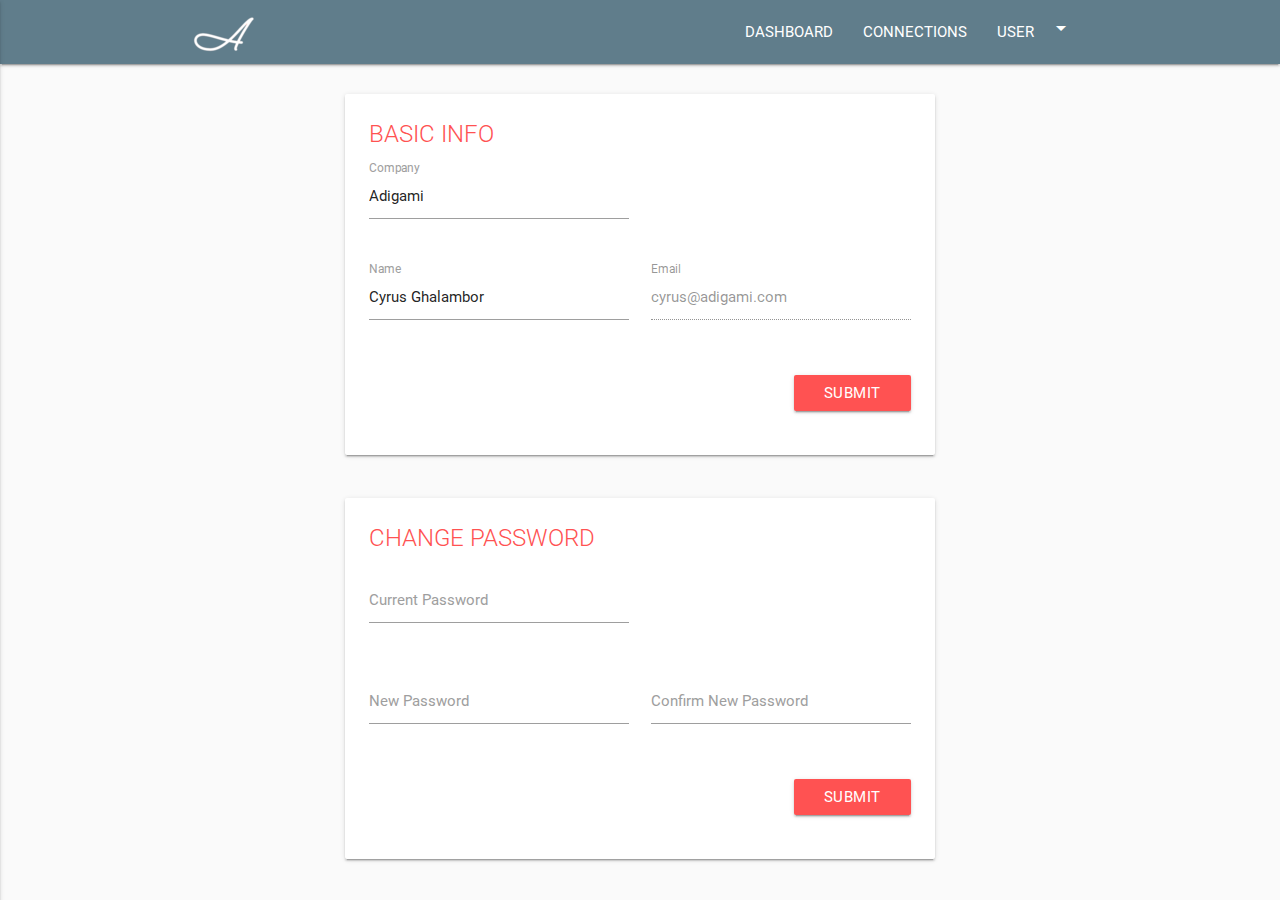
<file: Views/Pages/setting.html>
<!DOCTYPE html>
  <html>
    <head>
      <title>Adigami</title>
      <!-- Compiled and minified CSS -->
      <link rel="stylesheet" href="../../css/materialize.min.css">
      <link rel="stylesheet" href="../../css/init.css">
      <!-- Compiled and minified JavaScript -->
      <script src="../../js/materialize.min.js"></script>
      <!-- Import icons-->
      <link href="https://fonts.googleapis.com/icon?family=Material+Icons" rel="stylesheet">     
    </head>
    
    <body class="grey lighten-5">
      <!--navbar dropdown-->
      <ul id="navbar-dropdown" class="dropdown-content">
        <li class="active"><a href="#!">Settings</a></li>
        <li class="divider"></li>
        <li><a href="login.html">Logout</a></li>
      </ul>
      <!--side-nav dropdown-->
      <ul id="side-nav-dropdown" class="dropdown-content">
        <li class="active"><a href="#!">Settings</a></li>
        <li class="divider"></li>
        <li><a href="login.html">Logout</a></li>
      </ul>
      <!--navbar-->
      <nav class="blue-grey">
        <div class="class navwrapper container">
          <img src="../../img/adigami-icon.ico">
          <a href="#" data-activates="mobile-demo" class="button-collapse"><i class="material-icons">menu</i></a>
          <ul id="nav-mobile" class="right hide-on-med-and-down">
            <li><a href="../../Views/Pages/dashboard.html">DASHBOARD</a></li>
            <li><a href="../../Views/Pages/connections.html">CONNECTIONS</a></li>
            <li><a class="dropdown-button" href="#!" data-activates="navbar-dropdown">USER<i class="material-icons right">arrow_drop_down</i></a></li>
          </ul>
          <ul class="side-nav" id="mobile-demo">
            <br>
            <li><a href="../../Views/Pages/dashboard.html">Dashboard</a></li>
            <li><a href="../../Views/Pages/connections.html">Connections</a></li>
            <li><a class="dropdown-button" href="#!" data-activates="side-nav-dropdown">User<i class="material-icons right">arrow_drop_down</i></a></li>
          </ul>
        </div>
      </nav>
         
      <br>
      <div class="container">
        <!--basic info-->
        <div class="row">
          <div class="col s12 m8 offset-m2">
            <div class="card">
              <div class="card-content">
                <span class="card-title red-text text-accent-2">BASIC INFO</span>
                <div class="row">
                  <form class="col s12" action="setting.html">
                    <div class="row">
                      <div class="input-field col s6">
                        <input value="Adigami" id="company" type="text" class="validate">
                        <label for="company">Company</label>
                      </div>
                    </div>
                    <div class="row">
                      <div class="input-field col s6">
                        <input value="Cyrus Ghalambor" id="name" type="text" class="validate">
                        <label for="name">Name</label>
                      </div>
                      <div class="input-field col s6">
                        <input disabled value="cyrus@adigami.com" id= "disabled" type="email" class="validate">
                        <label for="disabled" data-error="wrong" data-success="right">Email</label>
                      </div>
                    </div>
                    <div class="row" style="margin-bottom: 0px">
                      <div class="input-field col s12">                                        
                        <button class="right btn waves-effect waves-light red accent-2" type="submit" name="action">SUBMIT</button>
                      </div>
                    </div>
                  </form>
                </div>
              </div>
            </div>
          </div>
        </div>
        <!--change password-->
        <div class="row">
          <div class="col s12 m8 offset-m2">
            <div class="card white">
              <div class="card-content black-text">
                <span class="card-title red-text text-accent-2">CHANGE PASSWORD</span>
                <form action="setting.html">
                  <div class="row">
                      <div class="input-field col s6">
                        <input id="password" type="password" class="validate">
                        <label for="password">Current Password</label>
                      </div>
                  </div>
                  <div class="row">
                      <div class="input-field col s6">
                        <input id="password" type="password" class="validate">
                        <label for="password">New Password</label>
                      </div>
                      <div class="input-field col s6">
                        <input id="password" type="password" class="validate">
                        <label for="password">Confirm New Password</label>
                      </div>
                  </div>
                  <div class="row">
                    <div class="input-field col s12">                              
                      <button class="right btn waves-effect waves-light red accent-2" type="submit" name="action">SUBMIT</button>
                    </div>
                  </div>
                </form>
              </div>
            </div>
          </div>
        </div>
      </div>
        
      <!--Import jQuery before materialize.js-->
      <script type="text/javascript" src="https://code.jquery.com/jquery-3.2.1.min.js"></script>
      <script type="text/javascript" src="../../js/materialize.min.js"></script>
      <script src="../../js/init.js"></script>

    </body>
  </html>
</file>
<file: css/init.css>
.inline-icon {
   vertical-align: bottom;
   font-size: 23px !important;
}

/* label focus color */
 .input-field input:focus + label {
   color: red !important;
 }
 /* label underline focus color */
 .row .input-field input:focus {
   border-bottom: 1px solid red !important;
   box-shadow: 0 1px 0 0 red !important
 }

 .select-wrapper ul li>span {
    color: black;
}
</file>
